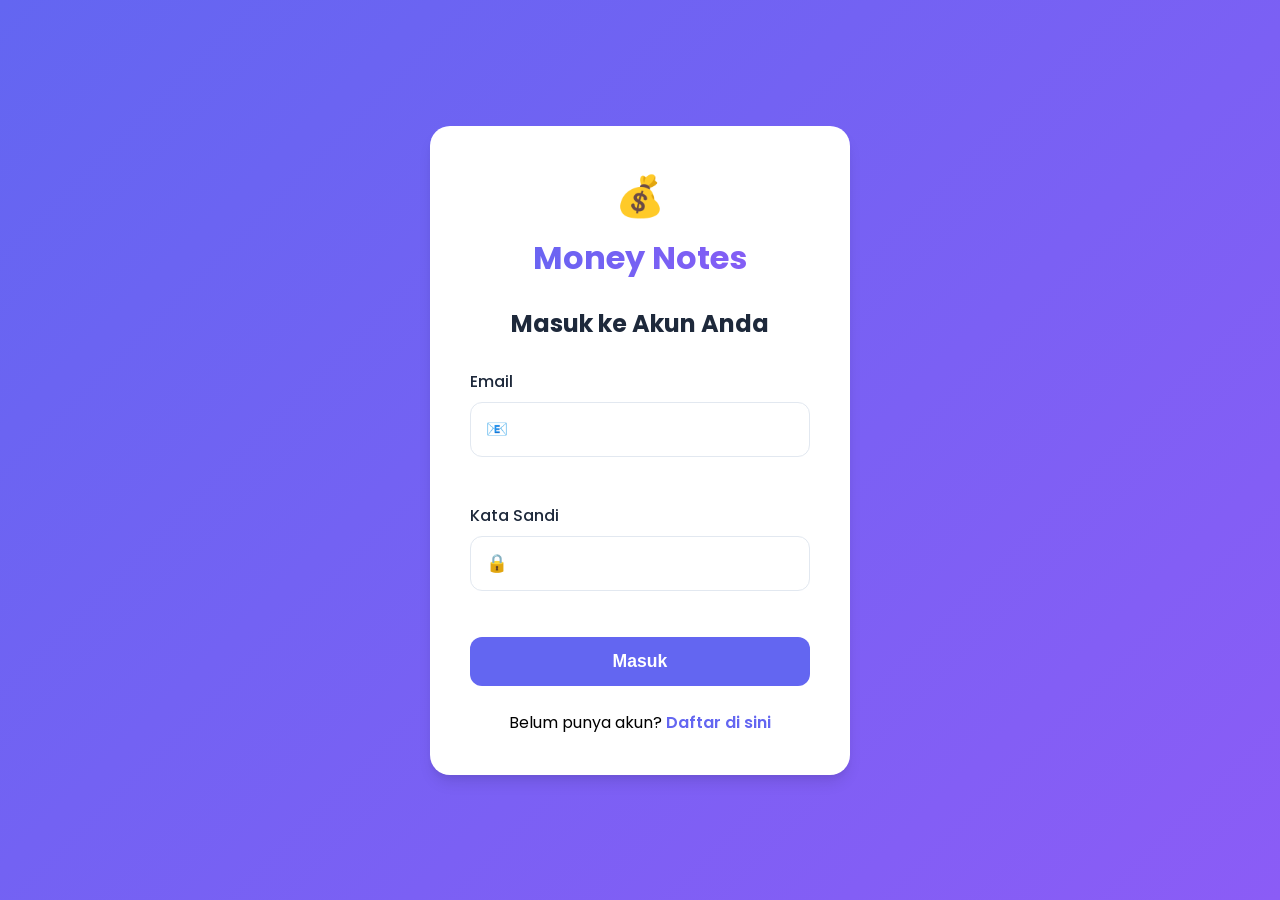
<file: index.html>
<!DOCTYPE html>
<html lang="id">
<head>
    <meta charset="UTF-8">
    <meta name="viewport" content="width=device-width, initial-scale=1.0">
    <title>Login - Money Notes</title>
    <link rel="icon" type="image/png" href="public/money.jfif">
    <link rel="stylesheet" href="styles/auth.css">
</head>
<body>
    <div class="auth-container">
        <div class="auth-card">
            <div class="auth-logo">
                <div class="money-icon">💰</div>
                <h1>Money Notes</h1>
            </div>
            <h2>Masuk ke Akun Anda</h2>
            <form id="login-form">
                <div class="form-group">
                    <label for="email">Email</label>
                    <div class="input-with-icon">
                        <span>📧</span>
                        <input type="email" id="email" name="email" required>
                    </div>
                    <span class="error" id="error-email"></span>
                </div>
                <div class="form-group">
                    <label for="password">Kata Sandi</label>
                    <div class="input-with-icon">
                        <span>🔒</span>
                        <input type="password" id="password" name="password" required minlength="6">
                    </div>
                    <span class="error" id="error-password"></span>
                </div>
                <button type="submit" class="btn btn-primary">Masuk</button>
            </form>
            <div class="auth-footer">
                <p>Belum punya akun? <a href="register.html">Daftar di sini</a></p>
            </div>
        </div>
    </div>
    <script src="js/auth.js"></script>
</body>
</html>
</file>
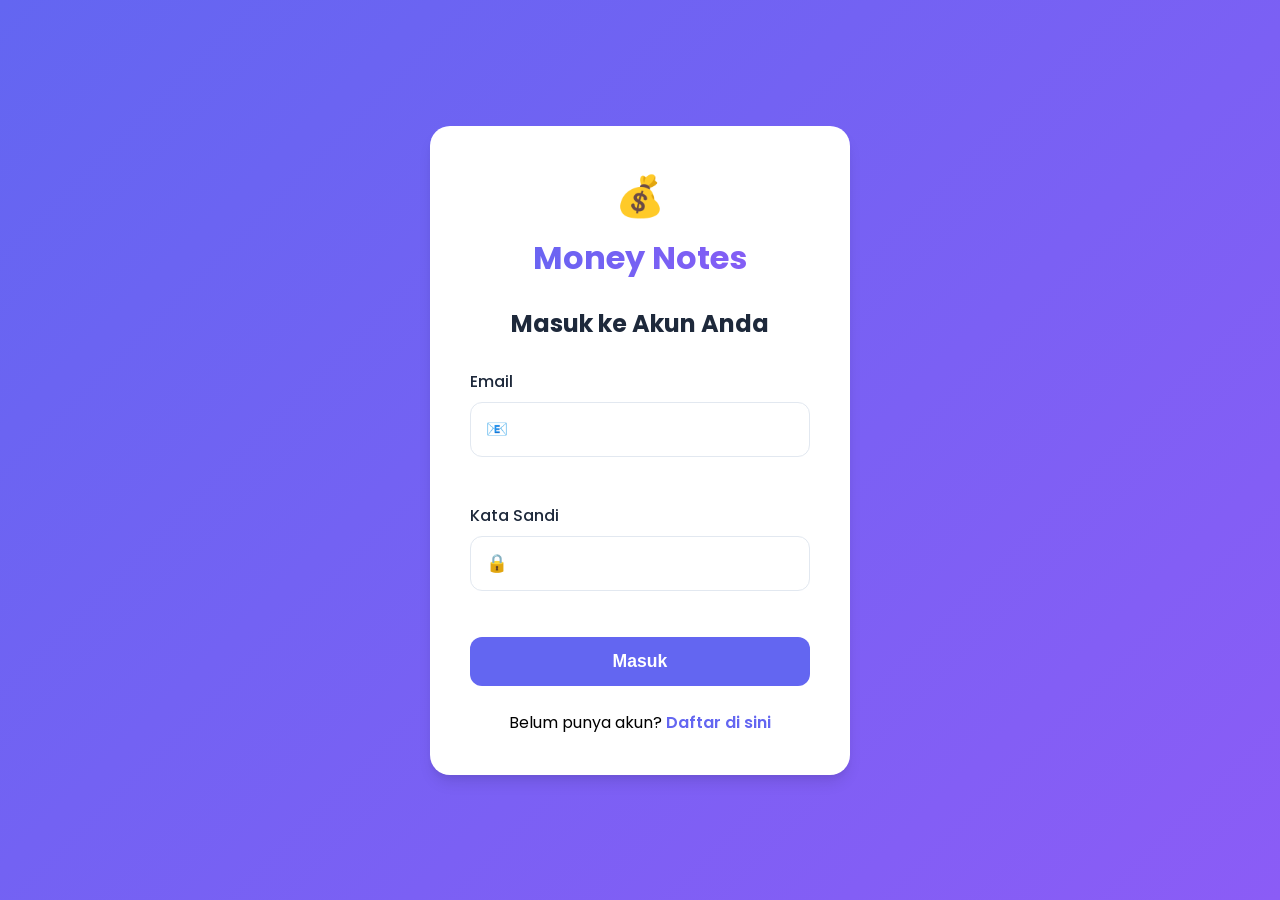
<file: main.html>
<!DOCTYPE html>
<html lang="id">
<head>
    <meta charset="UTF-8">
    <meta name="viewport" content="width=device-width, initial-scale=1.0">
    <title>Money Notes Apps</title>
    <link rel="icon" type="image/png" href="public/money.jfif">
    <script>
        if (!localStorage.getItem('money-notes-current-user')) {
            window.location.href = 'index.html';
        }
        if ('serviceWorker' in navigator) {
    navigator.serviceWorker.getRegistrations().then(function(registrations) {
        for (let registration of registrations) {
            registration.unregister();
        }
    });
}
    </script>
    <link rel="stylesheet" href="styles/style.css">
    
</head>
<body>
    <div class="container">
        <header>
            <div class="header-left">
                <h1>💰 Money Notes</h1>
            </div>
            <div class="header-right">
                <span id="user-greeting" class="user-greeting">Halo, User!</span>
                <button id="logout-btn" class="btn btn-outline">Keluar</button>
                <button id="dark-mode-toggle" class="btn btn-icon">
                    <span id="dark-mode-icon">🌙</span>
                </button>
            </div>
        </header>

        <nav class="main-nav">
            <button id="nav-main-btn" class="nav-btn active">Dashboard</button>
            <button id="nav-history-btn" class="nav-btn">Riwayat</button>
        </nav>

        <div id="period-summary" class="period-summary"></div>

        <div id="main-view" class="view">
            <div class="dashboard">
                <div class="card income">
                    <div class="card-icon">💰</div>
                    <div>
                        <h2>Total Pemasukan</h2>
                        <p id="total-pemasukan">Rp 0</p>
                    </div>
                </div>
                <div class="card expense">
                    <div class="card-icon">💸</div>
                    <div>
                        <h2>Total Pengeluaran</h2>
                        <p id="total-pengeluaran">Rp 0</p>
                    </div>
                </div>
                <div class="card balance">
                    <div class="card-icon">📊</div>
                    <div>
                        <h2>Saldo Akhir</h2>
                        <p id="saldo-akhir">Rp 0</p>
                    </div>
                </div>
            </div>

            <main>
                <div class="form-container">
                    <h2 id="form-title">Tambah Transaksi Baru</h2>
                    <form id="transaction-form">
                        <input type="hidden" id="transaction-id" name="id">
                        <div class="form-grid">
                            <div class="form-control">
                                <label for="tanggal">Tanggal</label>
                                <input type="date" id="tanggal" name="tanggal" required>
                                <span class="error" id="error-tanggal"></span>
                            </div>
                            <div class="form-control">
                                <label for="kategori">Kategori</label>
                                <div class="category-input">
                                    <select id="kategori" name="kategori" required>
                                        <option value="" disabled selected>-- Pilih atau Tambah --</option>
                                    </select>
                                    <button type="button" id="add-category-btn" class="add-category-btn">+</button>
                                </div>
                                <span class="error" id="error-kategori"></span>
                            </div>
                            <div class="form-control">
                                <label for="jenis">Jenis Transaksi</label>
                                <select id="jenis" name="jenis" required>
                                    <option value="" disabled selected>-- Pilih Jenis --</option>
                                    <option value="pemasukan">Pemasukan</option>
                                    <option value="pengeluaran">Pengeluaran</option>
                                </select>
                                <span class="error" id="error-jenis"></span>
                            </div>
                            <div class="form-control">
                                <label for="nominal">Nominal</label>
                                <input type="text" id="nominal" name="nominal" placeholder="Contoh: 50000" required>
                                <span class="error" id="error-nominal"></span>
                            </div>
                        </div>
                        <div class="form-control">
                            <label for="catatan">Catatan (Opsional)</label>
                            <textarea id="catatan" name="catatan" rows="2" placeholder="Contoh: Beli makan siang"></textarea>
                        </div>
                        <div class="form-actions">
                            <button type="submit" class="btn btn-primary" id="submit-btn">Simpan Transaksi</button>
                            <button type="button" id="cancel-edit-btn" class="btn btn-secondary" style="display: none;">Batal</button>
                        </div>
                    </form>
                </div>

                <!-- Konten yang sebelumnya di dalam history-container dipindahkan ke sini -->
                <div class="history-header">
                    <h2>Riwayat Transaksi</h2>
                    <button id="export-btn" class="btn btn-outline">Ekspor CSV</button>
                </div>
                <div class="filter-container">
                    <div class="search-box">
                        <span>🔍</span>
                        <input type="text" id="filter-keyword" placeholder="Cari kategori atau catatan...">
                    </div>
                    <select id="filter-jenis">
                        <option value="all">Semua Jenis</option>
                        <option value="pemasukan">Pemasukan</option>
                        <option value="pengeluaran">Pengeluaran</option>
                    </select>
                </div>
                <div id="transaction-list"></div>
            </main>
        </div>
        
        <div id="history-view" class="view" style="display: none;">
            <div class="history-by-date-container">
                <div class="history-header">
                    <h2>Riwayat Berdasarkan Tanggal</h2>
                    <button id="export-btn-2" class="btn btn-outline">Ekspor CSV</button>
                </div>
                <div id="history-list"></div>
            </div>
        </div>
    </div>

    <!-- Modal: Tambah Kategori -->
    <div id="category-modal" class="modal" style="display: none;">
        <div class="modal-content">
            <h3>Tambah Kategori Baru</h3>
            <div class="form-control">
                <input type="text" id="new-category" placeholder="Contoh: Belanja Online" maxlength="30" required>
                <span class="error" id="error-new-category"></span>
            </div>
            <div class="modal-actions">
                <button id="modal-cancel-category" class="btn btn-secondary">Batal</button>
                <button id="modal-save-category" class="btn btn-primary">Simpan</button>
            </div>
        </div>
    </div>

    <!-- Modal: Hapus -->
    <div id="delete-modal" class="modal" style="display: none;">
        <div class="modal-content">
            <h3>Konfirmasi Hapus</h3>
            <p>Anda yakin ingin menghapus transaksi ini?</p>
            <div class="modal-actions">
                <button id="modal-cancel-btn" class="btn btn-secondary">Batal</button>
                <button id="modal-confirm-btn" class="btn btn-danger">Hapus</button>
            </div>
        </div>
    </div>

    <!-- Modal: Selamat Datang -->
    <div id="welcome-modal" class="modal" style="display: none;">
        <div class="modal-content">
            <h3>Selamat Datang di Money Notes!</h3>
            <p>Aplikasi catatan keuangan pribadi yang simpel dan modern.</p>
            <div class="modal-actions">
                <button id="welcome-ok-btn" class="btn btn-primary">Mengerti</button>
            </div>
        </div>
    </div>

    <script src="js/main.js" type="module"></script>
</body>
</html>
</file>
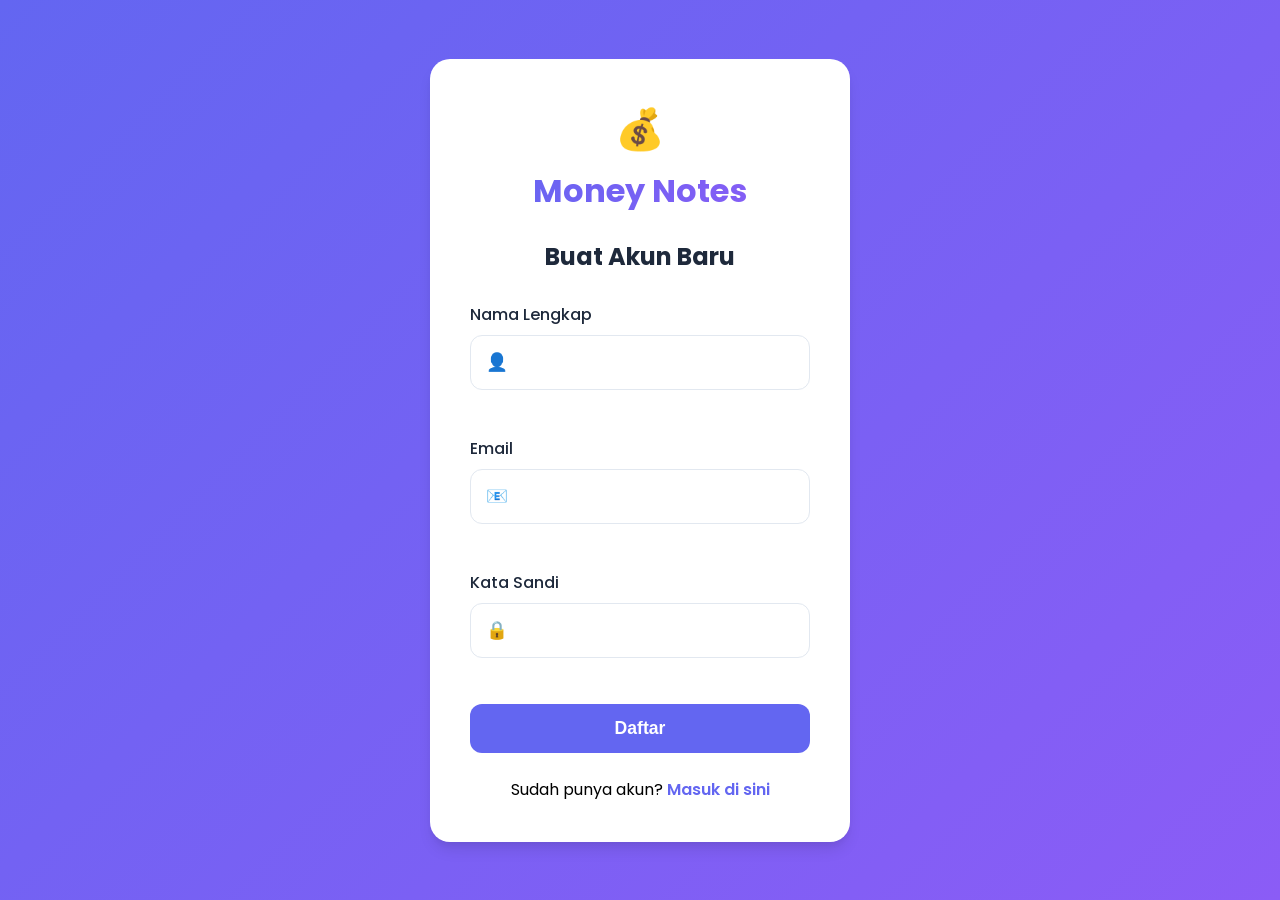
<file: register.html>
<!DOCTYPE html>
<html lang="id">
<head>
    <meta charset="UTF-8">
    <meta name="viewport" content="width=device-width, initial-scale=1.0">
    <title>Daftar - Money Notes</title>
    <link rel="icon" type="image/png" href="public/money.jfif">
    <link rel="stylesheet" href="styles/auth.css">
</head>
<body>
    <div class="auth-container">
        <div class="auth-card">
            <div class="auth-logo">
                <div class="money-icon">💰</div>
                <h1>Money Notes</h1>
            </div>
            <h2>Buat Akun Baru</h2>
            <form id="register-form">
                <div class="form-group">
                    <label for="name">Nama Lengkap</label>
                    <div class="input-with-icon">
                        <span>👤</span>
                        <input type="text" id="name" name="name" required>
                    </div>
                    <span class="error" id="error-name"></span>
                </div>
                <div class="form-group">
                    <label for="reg-email">Email</label>
                    <div class="input-with-icon">
                        <span>📧</span>
                        <input type="email" id="reg-email" name="email" required>
                    </div>
                    <span class="error" id="error-reg-email"></span>
                </div>
                <div class="form-group">
                    <label for="reg-password">Kata Sandi</label>
                    <div class="input-with-icon">
                        <span>🔒</span>
                        <input type="password" id="reg-password" name="password" required minlength="6">
                    </div>
                    <span class="error" id="error-reg-password"></span>
                </div>
                <button type="submit" class="btn btn-primary">Daftar</button>
            </form>
            <div class="auth-footer">
                <p>Sudah punya akun? <a href="index.html">Masuk di sini</a></p>
            </div>
        </div>
    </div>

    <script src="js/auth.js"></script>
</body>
</html>
</file>
<file: styles/auth.css>
/* Import Font */
@import url('https://fonts.googleapis.com/css2?family=Poppins:wght@400;500;600;700&display=swap');

:root {
    --primary: #6366f1;
    --primary-dark: #4f46e5;
    --success: #10b981;
    --danger: #ef4444;
    --bg: #f8fafc;
    --card-bg: #ffffff;
    --text: #1e293b;
    --text-light: #64748b;
    --border: #e2e8f0;
    --shadow: 0 10px 15px -3px rgba(0,0,0,0.1), 0 4px 6px -2px rgba(0,0,0,0.05);
}

* {
    box-sizing: border-box;
    margin: 0;
    padding: 0;
}

body {
    font-family: 'Poppins', sans-serif;
    background: linear-gradient(135deg, #6366f1, #8b5cf6);
    min-height: 100vh;
    display: flex;
    align-items: center;
    justify-content: center;
    padding: 1rem;
}

.auth-container {
    width: 100%;
    max-width: 420px;
}

.auth-card {
    background: var(--card-bg);
    border-radius: 20px;
    padding: 2.5rem;
    box-shadow: var(--shadow);
    text-align: center;
}

.auth-logo {
    margin-bottom: 1.5rem;
}

.auth-logo .money-icon {
    font-size: 2.5rem;
    margin-bottom: 0.5rem;
}

.auth-logo h1 {
    font-size: 2rem;
    font-weight: 700;
    background: linear-gradient(90deg, var(--primary), #8b5cf6);
    -webkit-background-clip: text;
    background-clip: text;
    color: transparent;
}

.auth-card h2 {
    font-size: 1.5rem;
    margin-bottom: 1.75rem;
    color: var(--text);
}

.form-group {
    margin-bottom: 1.25rem;
    text-align: left;
}

.form-group label {
    display: block;
    margin-bottom: 0.5rem;
    font-weight: 500;
    color: var(--text);
}

.input-with-icon {
    position: relative;
}

.input-with-icon span {
    position: absolute;
    left: 1rem;
    top: 50%;
    transform: translateY(-50%);
    color: var(--text-light);
    font-size: 1.1rem;
}

.input-with-icon input {
    width: 100%;
    padding: 0.875rem 1rem 0.875rem 2.75rem;
    border: 1px solid var(--border);
    border-radius: 12px;
    font-size: 1rem;
    font-family: inherit;
    transition: border-color 0.2s, box-shadow 0.2s;
}

.input-with-icon input:focus {
    outline: none;
    border-color: var(--primary);
    box-shadow: 0 0 0 3px rgba(99, 102, 241, 0.2);
}

.error {
    display: block;
    color: var(--danger);
    font-size: 0.875rem;
    margin-top: 0.375rem;
    min-height: 1.25rem;
}

.btn {
    width: 100%;
    padding: 0.875rem;
    border: none;
    border-radius: 12px;
    background: var(--primary);
    color: white;
    font-size: 1.1rem;
    font-weight: 600;
    cursor: pointer;
    transition: background 0.2s, transform 0.2s;
}

.btn:hover {
    background: var(--primary-dark);
    transform: translateY(-2px);
}

.auth-footer {
    margin-top: 1.5rem;
    text-align: center;
}

.auth-footer a {
    color: var(--primary);
    text-decoration: none;
    font-weight: 600;
}

.auth-footer a:hover {
    text-decoration: underline;
}

/* Responsive */
@media (max-width: 480px) {
    .auth-card {
        padding: 1.75rem;
    }
    
    .auth-logo h1 {
        font-size: 1.75rem;
    }
}
</file>
<file: styles/style.css>
@import url('https://fonts.googleapis.com/css2?family=Poppins:wght@300;400;500;600;700&display=swap');

:root {
    --primary: #6366f1;
    --primary-dark: #4f46e5;
    --success: #10b981;
    --danger: #ef4444;
    --warning: #f59e0b;
    --bg: hwb(152 75% 19%)
    --card-bg: #ffffff;
    --text: #1e293b;
    --text-light: #64748b;
    --border: #e2e8f0;
    --shadow: 0 4px 6px -1px rgba(0,0,0,0.1), 0 2px 4px -1px rgba(0,0,0,0.06);
    --shadow-lg: 0 10px 15px -3px rgba(0,0,0,0.1), 0 4px 6px -2px rgba(0,0,0,0.05);
}

[data-theme="dark"] {   
    --bg: #0f172a;
    --card-bg: #1e293b;
    --text: #f1f5f9;
    --text-light: #94a3b8;
    --border: #334155;
}

* {
    box-sizing: border-box;
    margin: 0;
    padding: 0;
}

body {
    font-family: 'Poppins', sans-serif;
    background-color: var(--bg);
    color: var(--text);
    line-height: 1.5;
    transition: background-color 0.3s, color 0.3s;
}

.container {
    max-width: 960px;
    margin: 1.5rem auto;
    padding: 0 1.25rem;
}

/* Header Baru */
header {
    display: flex;
    justify-content: space-between;
    align-items: center;
    margin-bottom: 1.5rem;
    flex-wrap: wrap;
    gap: 1rem;
}

.header-left h1 {
    margin: 0;
    font-size: 2.25rem;
    background: linear-gradient(90deg, var(--primary), var(--success));
    -webkit-background-clip: text;
    background-clip: text;
    color: transparent;
}

.header-right {
    display: flex;
    align-items: center;
    gap: 1rem;
}

.user-greeting {
    font-weight: 600;
    color: var(--text);
}

.btn-icon {
    width: 40px;
    height: 40px;
    border-radius: 50%;
    display: flex;
    align-items: center;
    justify-content: center;
    background: var(--card-bg);
    border: 1px solid var(--border);
    padding: 0;
    cursor: pointer;
    transition: background 0.2s;
}

.btn-icon:hover {
    background: var(--border);
}

/* Navigasi */
.main-nav {
    margin-bottom: 1.5rem;
    display: flex;
    gap: 1.25rem;
    border-bottom: 2px solid var(--border);
}

.nav-btn {
    background: none;
    border: none;
    padding: 0.75rem 0;
    font-size: 1.125rem;
    font-weight: 600;
    cursor: pointer;
    color: #000;
    position: relative;
}

.nav-btn.active {
    color: #000;
}

.nav-btn.active::after {
    content: '';
    position: absolute;
    bottom: -2px;
    left: 0;
    width: 100%;
    height: 3px;
    background: var(--primary);
    border-radius: 3px;
}

/* Period Summary */
.period-summary {
    display: grid;
    grid-template-columns: repeat(auto-fit, minmax(200px, 1fr));
    gap: 1rem;
    margin-bottom: 1.5rem;
}

.period-card {
    background: var(--card-bg);
    border-radius: 12px;
    padding: 1.25rem;
    box-shadow: var(--shadow);
    border-left: 4px solid var(--primary);
}

.period-card h3 {
    font-size: 1rem;
    color: var(--text-light);
    margin-bottom: 0.5rem;
}

.period-card .amount {
    font-size: 1.25rem;
    font-weight: 700;
}

.period-card.income .amount { color: var(--success); }
.period-card.expense .amount { color: var(--danger); }

/* Dashboard Cards */
.dashboard {
    display: grid;
    grid-template-columns: repeat(auto-fit, minmax(220px, 1fr));
    gap: 1.25rem;
    margin-bottom: 1.5rem;
}

.card {
    background: var(--card-bg);
    border-radius: 16px;
    padding: 1.5rem;
    box-shadow: var(--shadow);
    display: flex;
    align-items: center;
    gap: 1rem;
}

.card-icon {
    font-size: 2rem;
}

.card h2 {
    font-size: 1rem;
    color: var(--text-light);
    margin: 0;
}

.card p {
    font-size: 1.5rem;
    font-weight: 700;
    margin: 0;
}

.card.income p { color: var(--success); }
.card.expense p { color: var(--danger); }
.card.balance p { color: var(--primary); }

/* Form & History Container */
.form-container, .history-container, .history-by-date-container {
    background: var(--card-bg);
    border-radius: 16px;
    padding: 1.75rem;
    margin-bottom: 1.75rem;
    box-shadow: var(--shadow);
}

.history-header {
    display: flex;
    justify-content: space-between;
    align-items: center;
    margin-bottom: 1.5rem;
}

.btn-outline {
    background: transparent;
    border: 1px solid var(--primary);
    color: #000;
}

.btn-outline:hover {
    background: var(--primary);
    color: #000;
}

/* Form Styling */
.form-grid {
    display: grid;
    grid-template-columns: 1fr 1fr;
    gap: 1.25rem;
}

.form-control {
    margin-bottom: 1.25rem;
}

.form-control label {
    display: block;
    margin-bottom: 0.5rem;
    font-weight: 500;
    color: var(--text);
}

.form-control input,
.form-control select,
.form-control textarea,
.search-box input {
    width: 100%;
    padding: 0.875rem 1rem;
    border: 1px solid var(--border);
    border-radius: 10px;
    font-size: 1rem;
    font-family: inherit;
    background: var(--card-bg);
    color: var(--text);
    transition: border-color 0.2s, box-shadow 0.2s;
}

.form-control input:focus,
.form-control select:focus,
.form-control textarea:focus,
.search-box input:focus {
    outline: none;
    border-color: var(--primary);
    box-shadow: 0 0 0 3px rgba(99, 102, 241, 0.2);
}

/* Category Input */
.category-input {
    display: flex;
    gap: 0.5rem;
}

.add-category-btn {
    width: 40px;
    background: var(--primary);
    color: #000;
    border: none;
    border-radius: 8px;
    font-weight: bold;
    cursor: pointer;
    transition: background 0.2s;
}

.add-category-btn:hover {
    background: var(--primary-dark);
}

/* Error Messages */
.error {
    display: block;
    color: var(--danger);
    font-size: 0.875rem;
    margin-top: 0.375rem;
    min-height: 1.25rem;
}

/* Filter Container - DIPERBAIKI */
.filter-container {
    display: flex;
    gap: 1rem;
    margin-bottom: 1.5rem;
    flex-wrap: wrap;
}

.search-box {
    flex: 1;
    min-width: 200px;
    position: relative;
}

.search-box span {
    position: absolute;
    left: 1rem;
    top: 50%;
    transform: translateY(-50%);
    color: var(--text-light);
}

.search-box input {
    padding-left: 2.75rem;
}

.filter-container select {
    padding: 0.875rem 1rem;
    border: 1px solid var(--border);
    border-radius: 10px;
    font-size: 1rem;
    min-width: 180px;
}

/* Transaction List */
#transaction-list, #history-list {
    display: flex;
    flex-direction: column;
    gap: 1rem;
}

.transaction-item {
    display: flex;
    align-items: center; /* DIUBAH */
    gap: 1rem; /* DITAMBAH */
    padding: 1rem; /* DIUBAH */
    border-radius: 12px;
    background: var(--card-bg);
    box-shadow: 0 2px 4px rgba(0,0,0,0.03);
    transition: transform 0.2s, box-shadow 0.2s;
    justify-content: space-between;
    align-items: flex-start;
    padding: 1.25rem;
    border-radius: 12px;
    background: var(--card-bg);
    box-shadow: 0 2px 4px rgba(0,0,0,0.03);
    transition: transform 0.2s, box-shadow 0.2s;
    border-left: 4px solid var(--border);
}

.transaction-item:hover {
    transform: translateY(-2px);
    box-shadow: var(--shadow);
}

.transaction-item.pemasukan { border-left-color: var(--success); }
.transaction-item.pengeluaran { border-left-color: var(--danger); }

.delete-checkbox {
    width: 20px;
    height: 20px;
    flex-shrink: 0;
}

.transaction-details {
    flex: 1;
}

.transaction-details p {
    font-weight: 600;
    margin-bottom: 0.25rem;
    display: flex;
    align-items: center;
    gap: 0.5rem;
}

.transaction-details p::before {
    font-size: 1.25rem;
}

.transaction-details p[data-category="Makanan"]::before { content: "🍔"; }
.transaction-details p[data-category="Transportasi"]::before { content: "🚌"; }
.transaction-details p[data-category="Kuliah"]::before { content: "🎓"; }
.transaction-details p[data-category="Hiburan"]::before { content: "🎬"; }
.transaction-details p[data-category="Gaji"]::before { content: "💼"; }
.transaction-details p[data-category="Lainnya"]::before { content: "📦"; }

.transaction-details small {
    display: block;
    color: var(--text-light);
    font-size: 0.875rem;
}

.catatan {
    font-style: italic;
    margin-top: 0.25rem;
}

.transaction-actions {
    text-align: right;
    min-width: 120px;
}

.nominal {
    font-size: 1.125rem;
    font-weight: 700;
    margin-bottom: 0.5rem;
}

.nominal.pemasukan { color: var(--success); }
.nominal.pengeluaran { color: var(--danger); }

.action-buttons {
    display: flex;
    gap: 0.5rem;
    justify-content: flex-end;
}

.action-buttons button {
    background: none;
    border: none;
    padding: 0.375rem 0.75rem;
    border-radius: 6px;
    font-size: 0.875rem;
    font-weight: 600;
    cursor: pointer;
    transition: background 0.2s;
}

.action-buttons .edit-btn {
    color: #000;
    border: 1px solid var(--primary);
}

.action-buttons .edit-btn:hover {
    background: rgba(0, 0, 0, 0.1);
}

.action-buttons .delete-btn {
    color: #000;
    border: 1px solid var(--danger);
}

.action-buttons .delete-btn:hover {
    background: rgba(0, 0, 0, 0.1);
}

/* Modal */
.modal {
    position: fixed;
    z-index: 1000;
    left: 0;
    top: 0;
    width: 100%;
    height: 100%;
    background-color: rgba(0, 0, 0, 0.6);
    display: flex;
    justify-content: center;
    align-items: center;
    backdrop-filter: blur(4px);
}

.modal-content {
    background: var(--card-bg);
    padding: 2rem;
    border-radius: 16px;
    width: 90%;
    max-width: 450px;
    box-shadow: var(--shadow-lg);
    transform: translateY(0);
    transition: transform 0.3s;
}

.modal-content h3 {
    margin-bottom: 1.25rem;
}

.modal-actions {
    margin-top: 1.5rem;
    display: flex;
    justify-content: flex-end;
    gap: 1rem;
}

/* Date Group */
.date-group {
    margin-bottom: 2rem;
}

.date-header {
    font-size: 1.25rem;
    font-weight: 600;
    padding-bottom: 0.75rem;
    margin-bottom: 1.25rem;
    border-bottom: 2px solid var(--border);
    color: var(--primary);
}

/* Buttons */
.btn {
    padding: 0.75rem 1.5rem;
    border: none;
    border-radius: 10px;
    cursor: pointer;
    font-size: 1rem;
    font-weight: 600;
    transition: all 0.2s;
    display: inline-flex;
    align-items: center;
    justify-content: center;
    gap: 0.5rem;
}

.btn-primary {
    background-color: var(--primary);
    color: #000;
}
.btn-primary:hover {
    background-color: var(--primary-dark);
    transform: translateY(-1px);
    box-shadow: 0 2px 4px rgba(99, 102, 241, 0.3);
}

.btn-secondary {
    background-color: #e2e8f0;
    color: #000;
}
.btn-secondary:hover {
    background-color: #cbd5e1;
}

.btn-danger {
    background-color: var(--danger);
    color: #000;
}
.btn-danger:hover {
    background-color: #dc2626;
    transform: translateY(-1px);
    box-shadow: 0 2px 4px rgba(239, 68, 68, 0.3);
}

/* Bulk Actions */
.bulk-actions {
    display: flex;
    gap: 1rem;
    align-items: center;
    margin-bottom: 1.5rem;
    flex-wrap: wrap;
    padding: 1rem;
    background-color: var(--border);
    border-radius: 12px;
}

.bulk-actions span {
    font-size: 0.9rem;
    font-weight: 500;
}

/* Notifikasi */
#notification {
    position: fixed;
    top: 20px;
    right: 20px;
    padding: 12px 20px;
    border-radius: 10px;
    color: white;
    font-weight: 600;
    z-index: 10000;
    box-shadow: 0 4px 12px rgba(0,0,0,0.15);
    transform: translateX(120%);
    transition: transform 0.3s ease-out;
}

/* Responsive */
@media (max-width: 768px) {
    .container {
        padding: 0 1rem;
        margin: 1rem auto;
    }

    header {
        flex-direction: column;
        align-items: flex-start;
    }

    .header-right {
        width: 100%;
        justify-content: space-between;
    }

    .period-summary, .dashboard {
        grid-template-columns: 1fr;
    }

    .form-grid {
        grid-template-columns: 1fr;
    }

    .filter-container {
        flex-direction: column;
    }

    .search-box {
        min-width: auto;
    }

    .transaction-item {
        flex-direction: column;
        align-items: stretch;
    }

    .transaction-actions {
        margin-top: 1rem;
        text-align: left;
    }

    .action-buttons {
        justify-content: flex-start;
    }
}
</file>
